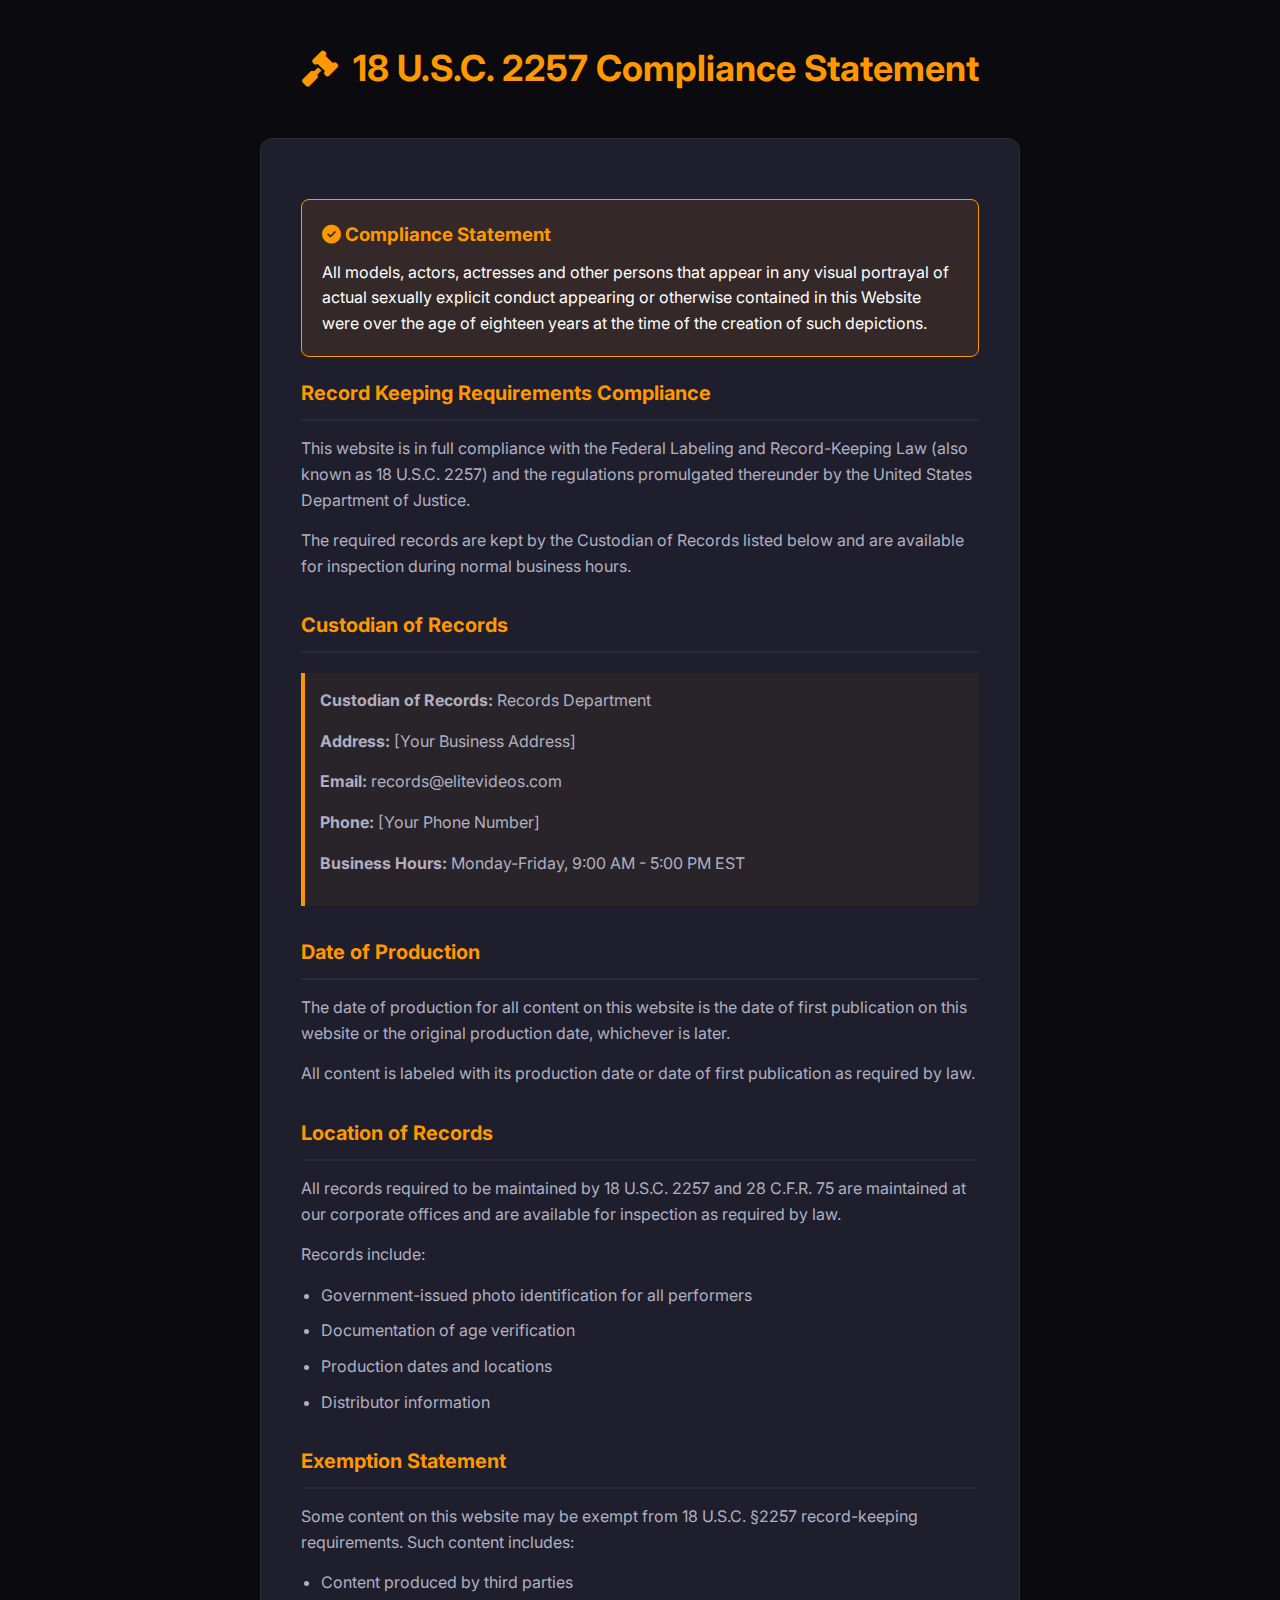
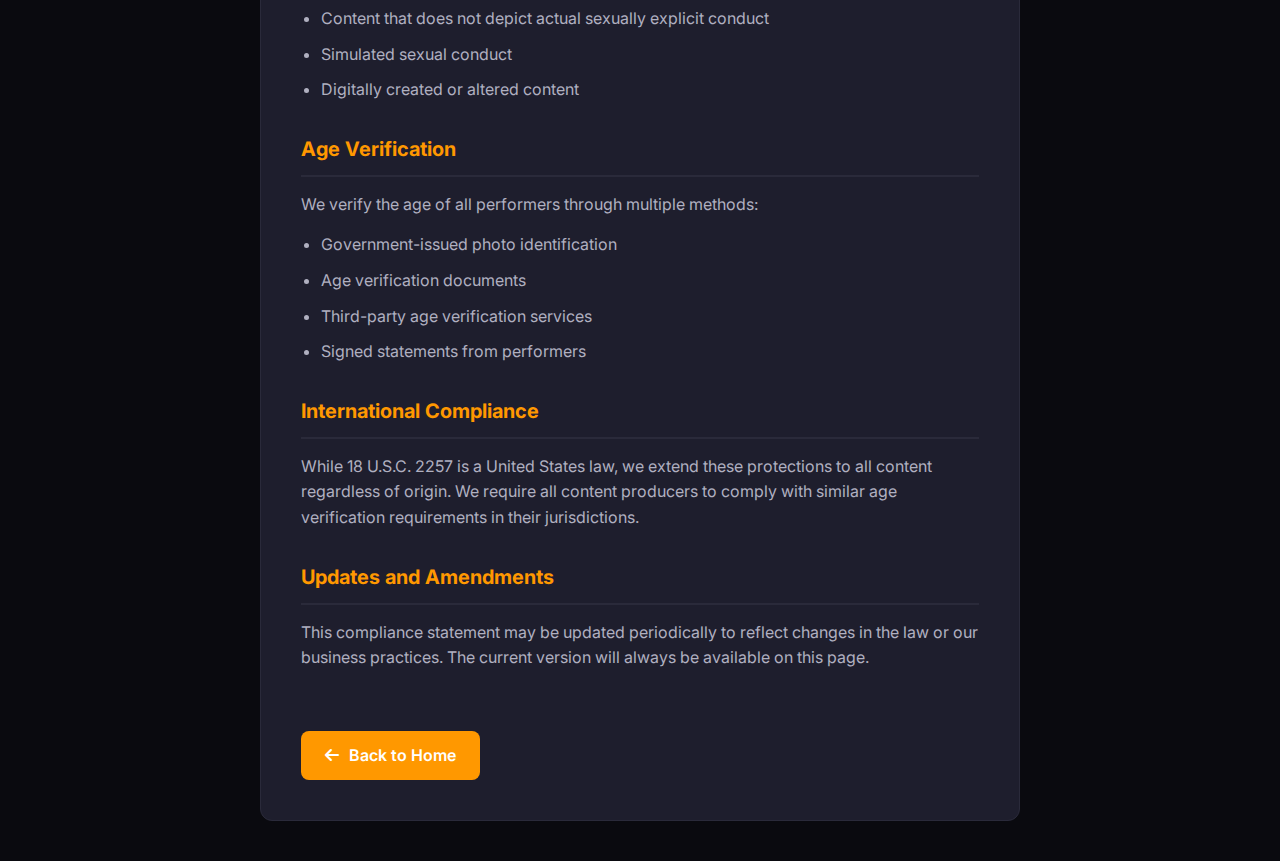
<file: 2257.html>
<!DOCTYPE html>
<html lang="en">
<head>
    <meta charset="UTF-8">
    <meta name="viewport" content="width=device-width, initial-scale=1.0">
    <title>18 U.S.C. 2257 Compliance - EliteVideos</title>
    
    <!-- SEO -->
    <meta name="description" content="18 U.S.C. 2257 Compliance Statement">
    <meta name="robots" content="index, follow">
    
    <!-- CSS & Fonts -->
    <link rel="stylesheet" href="https://cdnjs.cloudflare.com/ajax/libs/font-awesome/6.4.0/css/all.min.css">
    <link href="https://fonts.googleapis.com/css2?family=Inter:wght@300;400;500;600;700;800&display=swap" rel="stylesheet">
    
    <style>
        * {
            margin: 0;
            padding: 0;
            box-sizing: border-box;
        }
        
        body {
            font-family: 'Inter', sans-serif;
            line-height: 1.6;
            color: #ffffff;
            background: #0a0a0f;
            min-height: 100vh;
        }
        
        .legal-container {
            max-width: 800px;
            margin: 0 auto;
            padding: 40px 20px;
        }
        
        .legal-header {
            margin-bottom: 40px;
            text-align: center;
        }
        
        .legal-header h1 {
            color: #ff9800;
            font-size: 36px;
            margin-bottom: 10px;
            display: flex;
            align-items: center;
            justify-content: center;
            gap: 15px;
        }
        
        .legal-content {
            background: #1e1e2d;
            border-radius: 12px;
            padding: 40px;
            border: 1px solid #2a2a3a;
        }
        
        .section {
            margin-bottom: 30px;
        }
        
        .section h2 {
            color: #ff9800;
            font-size: 20px;
            margin-bottom: 15px;
            padding-bottom: 10px;
            border-bottom: 2px solid #2a2a3a;
        }
        
        .section p {
            margin-bottom: 15px;
            color: #b0b0c0;
        }
        
        .section ul {
            margin-left: 20px;
            margin-bottom: 15px;
            color: #b0b0c0;
        }
        
        .section li {
            margin-bottom: 10px;
        }
        
        .compliance-statement {
            background: rgba(255, 152, 0, 0.1);
            border: 1px solid #ff9800;
            padding: 20px;
            margin: 20px 0;
            border-radius: 8px;
        }
        
        .compliance-statement h3 {
            color: #ff9800;
            margin-bottom: 10px;
        }
        
        .custodian-info {
            background: rgba(255, 152, 0, 0.05);
            border-left: 4px solid #ff9800;
            padding: 15px;
            margin: 20px 0;
        }
        
        .back-button {
            display: inline-flex;
            align-items: center;
            gap: 10px;
            background: #ff9800;
            color: white;
            padding: 12px 24px;
            border-radius: 8px;
            text-decoration: none;
            font-weight: 600;
            margin-top: 30px;
            transition: 0.3s;
        }
        
        .back-button:hover {
            background: #cc7a00;
            transform: translateY(-2px);
        }
        
        @media (max-width: 768px) {
            .legal-container {
                padding: 20px 15px;
            }
            
            .legal-content {
                padding: 20px;
            }
            
            .legal-header h1 {
                font-size: 28px;
            }
        }
    </style>
</head>
<body>
    <div class="legal-container">
        <div class="legal-header">
            <h1><i class="fas fa-gavel"></i> 18 U.S.C. 2257 Compliance Statement</h1>
        </div>
        
        <div class="legal-content">
            <div class="compliance-statement">
                <h3><i class="fas fa-check-circle"></i> Compliance Statement</h3>
                <p>All models, actors, actresses and other persons that appear in any visual portrayal of actual sexually explicit conduct appearing or otherwise contained in this Website were over the age of eighteen years at the time of the creation of such depictions.</p>
            </div>
            
            <div class="section">
                <h2>Record Keeping Requirements Compliance</h2>
                <p>This website is in full compliance with the Federal Labeling and Record-Keeping Law (also known as 18 U.S.C. 2257) and the regulations promulgated thereunder by the United States Department of Justice.</p>
                <p>The required records are kept by the Custodian of Records listed below and are available for inspection during normal business hours.</p>
            </div>
            
            <div class="section">
                <h2>Custodian of Records</h2>
                <div class="custodian-info">
                    <p><strong>Custodian of Records:</strong> Records Department</p>
                    <p><strong>Address:</strong> [Your Business Address]</p>
                    <p><strong>Email:</strong> records@elitevideos.com</p>
                    <p><strong>Phone:</strong> [Your Phone Number]</p>
                    <p><strong>Business Hours:</strong> Monday-Friday, 9:00 AM - 5:00 PM EST</p>
                </div>
            </div>
            
            <div class="section">
                <h2>Date of Production</h2>
                <p>The date of production for all content on this website is the date of first publication on this website or the original production date, whichever is later.</p>
                <p>All content is labeled with its production date or date of first publication as required by law.</p>
            </div>
            
            <div class="section">
                <h2>Location of Records</h2>
                <p>All records required to be maintained by 18 U.S.C. 2257 and 28 C.F.R. 75 are maintained at our corporate offices and are available for inspection as required by law.</p>
                <p>Records include:</p>
                <ul>
                    <li>Government-issued photo identification for all performers</li>
                    <li>Documentation of age verification</li>
                    <li>Production dates and locations</li>
                    <li>Distributor information</li>
                </ul>
            </div>
            
            <div class="section">
                <h2>Exemption Statement</h2>
                <p>Some content on this website may be exempt from 18 U.S.C. §2257 record-keeping requirements. Such content includes:</p>
                <ul>
                    <li>Content produced by third parties</li>
                    <li>Content that does not depict actual sexually explicit conduct</li>
                    <li>Simulated sexual conduct</li>
                    <li>Digitally created or altered content</li>
                </ul>
            </div>
            
            <div class="section">
                <h2>Age Verification</h2>
                <p>We verify the age of all performers through multiple methods:</p>
                <ul>
                    <li>Government-issued photo identification</li>
                    <li>Age verification documents</li>
                    <li>Third-party age verification services</li>
                    <li>Signed statements from performers</li>
                </ul>
            </div>
            
            <div class="section">
                <h2>International Compliance</h2>
                <p>While 18 U.S.C. 2257 is a United States law, we extend these protections to all content regardless of origin. We require all content producers to comply with similar age verification requirements in their jurisdictions.</p>
            </div>
            
            <div class="section">
                <h2>Updates and Amendments</h2>
                <p>This compliance statement may be updated periodically to reflect changes in the law or our business practices. The current version will always be available on this page.</p>
            </div>
            
            <a href="/" class="back-button">
                <i class="fas fa-arrow-left"></i> Back to Home
            </a>
        </div>
    </div>
</body>
</html>
</file>
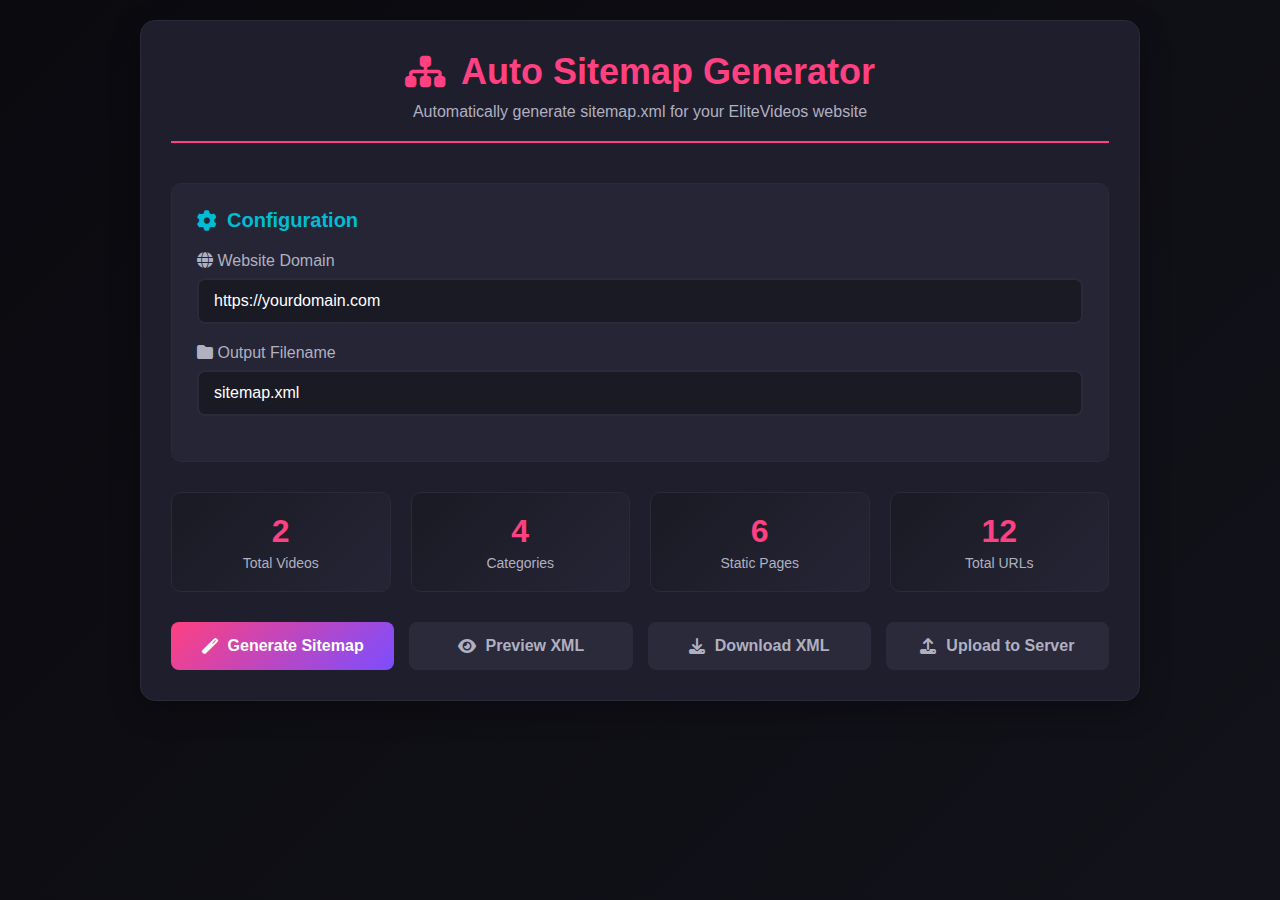
<file: auto-sitemap.html>
<!DOCTYPE html>
<html lang="en">
<head>
    <meta charset="UTF-8">
    <meta name="viewport" content="width=device-width, initial-scale=1.0">
    <title>Auto Sitemap Generator - EliteVideos</title>
    <link rel="stylesheet" href="https://cdnjs.cloudflare.com/ajax/libs/font-awesome/6.4.0/css/all.min.css">
    <style>
        * {
            margin: 0;
            padding: 0;
            box-sizing: border-box;
        }
        
        body {
            font-family: 'Segoe UI', Tahoma, Geneva, Verdana, sans-serif;
            background: linear-gradient(135deg, #0a0a0f, #12121a);
            color: #fff;
            min-height: 100vh;
            padding: 20px;
        }
        
        .container {
            max-width: 1000px;
            margin: 0 auto;
            background: #1e1e2d;
            border-radius: 15px;
            padding: 30px;
            box-shadow: 0 10px 30px rgba(0,0,0,0.3);
            border: 1px solid #2a2a3a;
        }
        
        .header {
            text-align: center;
            margin-bottom: 40px;
            padding-bottom: 20px;
            border-bottom: 2px solid #ff4081;
        }
        
        .header h1 {
            font-size: 36px;
            margin-bottom: 10px;
            color: #ff4081;
            display: flex;
            align-items: center;
            justify-content: center;
            gap: 15px;
        }
        
        .header p {
            color: #b0b0c0;
            font-size: 16px;
        }
        
        .config-section {
            background: #252536;
            border-radius: 10px;
            padding: 25px;
            margin-bottom: 30px;
            border: 1px solid #2a2a3a;
        }
        
        .section-title {
            color: #00bcd4;
            font-size: 20px;
            margin-bottom: 20px;
            display: flex;
            align-items: center;
            gap: 10px;
        }
        
        .form-group {
            margin-bottom: 20px;
        }
        
        .form-group label {
            display: block;
            margin-bottom: 8px;
            color: #b0b0c0;
            font-weight: 500;
        }
        
        .form-control {
            width: 100%;
            padding: 12px 15px;
            background: #1a1a24;
            border: 2px solid #2a2a3a;
            border-radius: 8px;
            color: #fff;
            font-size: 16px;
            transition: 0.3s;
        }
        
        .form-control:focus {
            outline: none;
            border-color: #ff4081;
            box-shadow: 0 0 0 3px rgba(255, 64, 129, 0.1);
        }
        
        .stats-grid {
            display: grid;
            grid-template-columns: repeat(auto-fit, minmax(200px, 1fr));
            gap: 20px;
            margin: 25px 0;
        }
        
        .stat-card {
            background: linear-gradient(135deg, #1a1a24, #252536);
            padding: 20px;
            border-radius: 10px;
            text-align: center;
            border: 1px solid #2a2a3a;
            transition: 0.3s;
        }
        
        .stat-card:hover {
            transform: translateY(-5px);
            border-color: #ff4081;
        }
        
        .stat-number {
            font-size: 32px;
            font-weight: bold;
            color: #ff4081;
            margin-bottom: 5px;
        }
        
        .stat-label {
            color: #b0b0c0;
            font-size: 14px;
        }
        
        .btn-group {
            display: flex;
            gap: 15px;
            margin-top: 30px;
            flex-wrap: wrap;
        }
        
        .btn {
            padding: 15px 30px;
            border-radius: 8px;
            border: none;
            font-size: 16px;
            font-weight: 600;
            cursor: pointer;
            transition: 0.3s;
            display: flex;
            align-items: center;
            gap: 10px;
            flex: 1;
            justify-content: center;
            min-width: 200px;
        }
        
        .btn-primary {
            background: linear-gradient(135deg, #ff4081, #7c4dff);
            color: white;
        }
        
        .btn-secondary {
            background: #2a2a3a;
            color: #b0b0c0;
        }
        
        .btn:hover {
            transform: translateY(-3px);
            box-shadow: 0 5px 20px rgba(0,0,0,0.3);
        }
        
        .btn-primary:hover {
            background: linear-gradient(135deg, #c60055, #5c2bff);
        }
        
        .btn-secondary:hover {
            background: #3a3a4a;
            color: white;
        }
        
        .preview-section {
            background: #252536;
            border-radius: 10px;
            padding: 25px;
            margin-top: 30px;
            border: 1px solid #2a2a3a;
            display: none;
        }
        
        .preview-section.active {
            display: block;
        }
        
        .preview-header {
            display: flex;
            justify-content: space-between;
            align-items: center;
            margin-bottom: 20px;
        }
        
        #previewContent {
            background: #1a1a24;
            border-radius: 8px;
            padding: 20px;
            max-height: 400px;
            overflow-y: auto;
            font-family: monospace;
            font-size: 12px;
            line-height: 1.5;
            color: #b0b0c0;
        }
        
        .notification {
            position: fixed;
            top: 20px;
            right: 20px;
            background: #4caf50;
            color: white;
            padding: 15px 25px;
            border-radius: 8px;
            display: flex;
            align-items: center;
            gap: 10px;
            box-shadow: 0 5px 15px rgba(0,0,0,0.3);
            display: none;
            z-index: 1000;
        }
        
        .notification.error {
            background: #f44336;
        }
        
        .notification.show {
            display: flex;
            animation: slideIn 0.3s ease;
        }
        
        @keyframes slideIn {
            from {
                transform: translateX(100%);
                opacity: 0;
            }
            to {
                transform: translateX(0);
                opacity: 1;
            }
        }
        
        @media (max-width: 768px) {
            .container {
                padding: 20px;
            }
            
            .btn-group {
                flex-direction: column;
            }
            
            .btn {
                min-width: 100%;
            }
            
            .stats-grid {
                grid-template-columns: 1fr;
            }
        }
    </style>
</head>
<body>
    <div class="container">
        <div class="header">
            <h1><i class="fas fa-sitemap"></i> Auto Sitemap Generator</h1>
            <p>Automatically generate sitemap.xml for your EliteVideos website</p>
        </div>
        
        <div class="config-section">
            <h2 class="section-title"><i class="fas fa-cog"></i> Configuration</h2>
            
            <div class="form-group">
                <label><i class="fas fa-globe"></i> Website Domain</label>
                <input type="text" id="domain" class="form-control" value="https://yourdomain.com" placeholder="https://yourdomain.com">
            </div>
            
            <div class="form-group">
                <label><i class="fas fa-folder"></i> Output Filename</label>
                <input type="text" id="filename" class="form-control" value="sitemap.xml">
            </div>
        </div>
        
        <div class="stats-grid" id="statsContainer">
            <!-- Stats will be loaded here -->
        </div>
        
        <div class="btn-group">
            <button class="btn btn-primary" id="generateBtn">
                <i class="fas fa-magic"></i> Generate Sitemap
            </button>
            <button class="btn btn-secondary" id="previewBtn">
                <i class="fas fa-eye"></i> Preview XML
            </button>
            <button class="btn btn-secondary" id="downloadBtn">
                <i class="fas fa-download"></i> Download XML
            </button>
            <button class="btn btn-secondary" id="uploadBtn">
                <i class="fas fa-upload"></i> Upload to Server
            </button>
        </div>
        
        <div class="preview-section" id="previewSection">
            <div class="preview-header">
                <h2 class="section-title"><i class="fas fa-code"></i> Sitemap Preview</h2>
                <button class="btn-secondary" style="padding: 8px 15px; font-size: 14px;" id="closePreview">
                    <i class="fas fa-times"></i> Close
                </button>
            </div>
            <pre id="previewContent"></pre>
        </div>
    </div>
    
    <div class="notification" id="notification">
        <i class="fas fa-check-circle"></i>
        <span id="notificationText">Sitemap generated successfully!</span>
    </div>

    <script>
        // Sample data (in real case, fetch from API)
        const sampleVideos = [
            { id: "1", title: "Premium HD Experience", description: "Experience the best in HD quality", thumbnail: "/assets/thumbnails/thumb1.jpg", embedUrl: "https://example.com/embed/video1", duration: 634, rating: 4.8, views: 12500, uploadDate: "2024-01-10", model: ["Lily Rose"] },
            { id: "2", title: "Trending Now", description: "Currently trending video", thumbnail: "/assets/thumbnails/thumb2.jpg", embedUrl: "https://example.com/embed/video2", duration: 452, rating: 4.5, views: 23400, uploadDate: "2024-01-12", model: ["Sophia Lee"] }
        ];
        
        const sampleCategories = [
            { id: "trending", name: "Trending Now" },
            { id: "new", name: "New Releases" },
            { id: "popular", name: "Most Popular" },
            { id: "hd", name: "HD Quality" }
        ];
        
        document.addEventListener('DOMContentLoaded', function() {
            loadStats();
            setupEventListeners();
        });
        
        function loadStats() {
            const statsContainer = document.getElementById('statsContainer');
            
            // In real case, fetch from API
            const stats = {
                videos: sampleVideos.length,
                categories: sampleCategories.length,
                pages: 6, // Home, Search, 4 legal pages
                total: sampleVideos.length + sampleCategories.length + 6
            };
            
            statsContainer.innerHTML = `
                <div class="stat-card">
                    <div class="stat-number">${stats.videos}</div>
                    <div class="stat-label">Total Videos</div>
                </div>
                <div class="stat-card">
                    <div class="stat-number">${stats.categories}</div>
                    <div class="stat-label">Categories</div>
                </div>
                <div class="stat-card">
                    <div class="stat-number">${stats.pages}</div>
                    <div class="stat-label">Static Pages</div>
                </div>
                <div class="stat-card">
                    <div class="stat-number">${stats.total}</div>
                    <div class="stat-label">Total URLs</div>
                </div>
            `;
        }
        
        function setupEventListeners() {
            // Generate Button
            document.getElementById('generateBtn').addEventListener('click', generateSitemap);
            
            // Preview Button
            document.getElementById('previewBtn').addEventListener('click', previewSitemap);
            
            // Download Button
            document.getElementById('downloadBtn').addEventListener('click', downloadSitemap);
            
            // Upload Button
            document.getElementById('uploadBtn').addEventListener('click', uploadSitemap);
            
            // Close Preview
            document.getElementById('closePreview').addEventListener('click', function() {
                document.getElementById('previewSection').classList.remove('active');
            });
        }
        
        function getCurrentDate() {
            return new Date().toISOString().split('T')[0];
        }
        
        function getExpirationDate(uploadDate) {
            const date = new Date(uploadDate);
            date.setFullYear(date.getFullYear() + 1);
            return date.toISOString().split('T')[0];
        }
        
        function generateSitemapXML(videos, categories, domain) {
            const currentDate = getCurrentDate();
            const legalPages = ['terms', 'privacy', 'dmca', '2257'];
            
            let xml = `<?xml version="1.0" encoding="UTF-8"?>\n`;
            xml += `<urlset xmlns="http://www.sitemaps.org/schemas/sitemap/0.9">\n\n`;
            
            // Homepage
            xml += `    <url>\n`;
            xml += `        <loc>${domain}/</loc>\n`;
            xml += `        <lastmod>${currentDate}</lastmod>\n`;
            xml += `        <changefreq>daily</changefreq>\n`;
            xml += `        <priority>1.0</priority>\n`;
            xml += `    </url>\n\n`;
            
            // Search
            xml += `    <url>\n`;
            xml += `        <loc>${domain}/search</loc>\n`;
            xml += `        <lastmod>${currentDate}</lastmod>\n`;
            xml += `        <changefreq>daily</changefreq>\n`;
            xml += `        <priority>0.8</priority>\n`;
            xml += `    </url>\n\n`;
            
            // Categories
            categories.forEach(cat => {
                xml += `    <url>\n`;
                xml += `        <loc>${domain}/category/${cat.id}</loc>\n`;
                xml += `        <lastmod>${currentDate}</lastmod>\n`;
                xml += `        <changefreq>daily</changefreq>\n`;
                xml += `        <priority>0.9</priority>\n`;
                xml += `    </url>\n`;
            });
            xml += `\n`;
            
            // Legal Pages
            legalPages.forEach(page => {
                xml += `    <url>\n`;
                xml += `        <loc>${domain}/${page}</loc>\n`;
                xml += `        <lastmod>${currentDate}</lastmod>\n`;
                xml += `        <changefreq>monthly</changefreq>\n`;
                xml += `        <priority>0.5</priority>\n`;
                xml += `    </url>\n`;
            });
            xml += `\n`;
            
            // Videos
            videos.forEach(video => {
                xml += `    <url>\n`;
                xml += `        <loc>${domain}/video/${video.id}</loc>\n`;
                xml += `        <lastmod>${video.uploadDate}</lastmod>\n`;
                xml += `        <changefreq>weekly</changefreq>\n`;
                xml += `        <priority>0.8</priority>\n`;
                xml += `    </url>\n`;
            });
            
            xml += `</urlset>`;
            
            return xml;
        }
        
        function generateSitemap() {
            const domain = document.getElementById('domain').value;
            const filename = document.getElementById('filename').value;
            
            if (!domain || !domain.startsWith('http')) {
                showNotification('Please enter a valid domain starting with http:// or https://', true);
                return;
            }
            
            // In real case, fetch actual data from your API
            const sitemapXML = generateSitemapXML(sampleVideos, sampleCategories, domain);
            
            // Create and download file
            const blob = new Blob([sitemapXML], { type: 'application/xml' });
            const url = URL.createObjectURL(blob);
            const a = document.createElement('a');
            a.href = url;
            a.download = filename;
            document.body.appendChild(a);
            a.click();
            document.body.removeChild(a);
            URL.revokeObjectURL(url);
            
            showNotification(`Sitemap generated and downloaded as ${filename}`);
        }
        
        function previewSitemap() {
            const domain = document.getElementById('domain').value;
            const sitemapXML = generateSitemapXML(sampleVideos, sampleCategories, domain);
            
            document.getElementById('previewContent').textContent = sitemapXML;
            document.getElementById('previewSection').classList.add('active');
        }
        
        function downloadSitemap() {
            generateSitemap(); // Same function for now
        }
        
        function uploadSitemap() {
            const domain = document.getElementById('domain').value;
            const filename = document.getElementById('filename').value;
            
            // In real case, this would upload to server via AJAX
            showNotification('Upload feature would work on actual server setup');
        }
        
        function showNotification(message, isError = false) {
            const notification = document.getElementById('notification');
            const text = document.getElementById('notificationText');
            
            text.textContent = message;
            notification.classList.remove('error');
            
            if (isError) {
                notification.classList.add('error');
            }
            
            notification.classList.add('show');
            
            setTimeout(() => {
                notification.classList.remove('show');
            }, 3000);
        }
    </script>
</body>
</html>
</file>
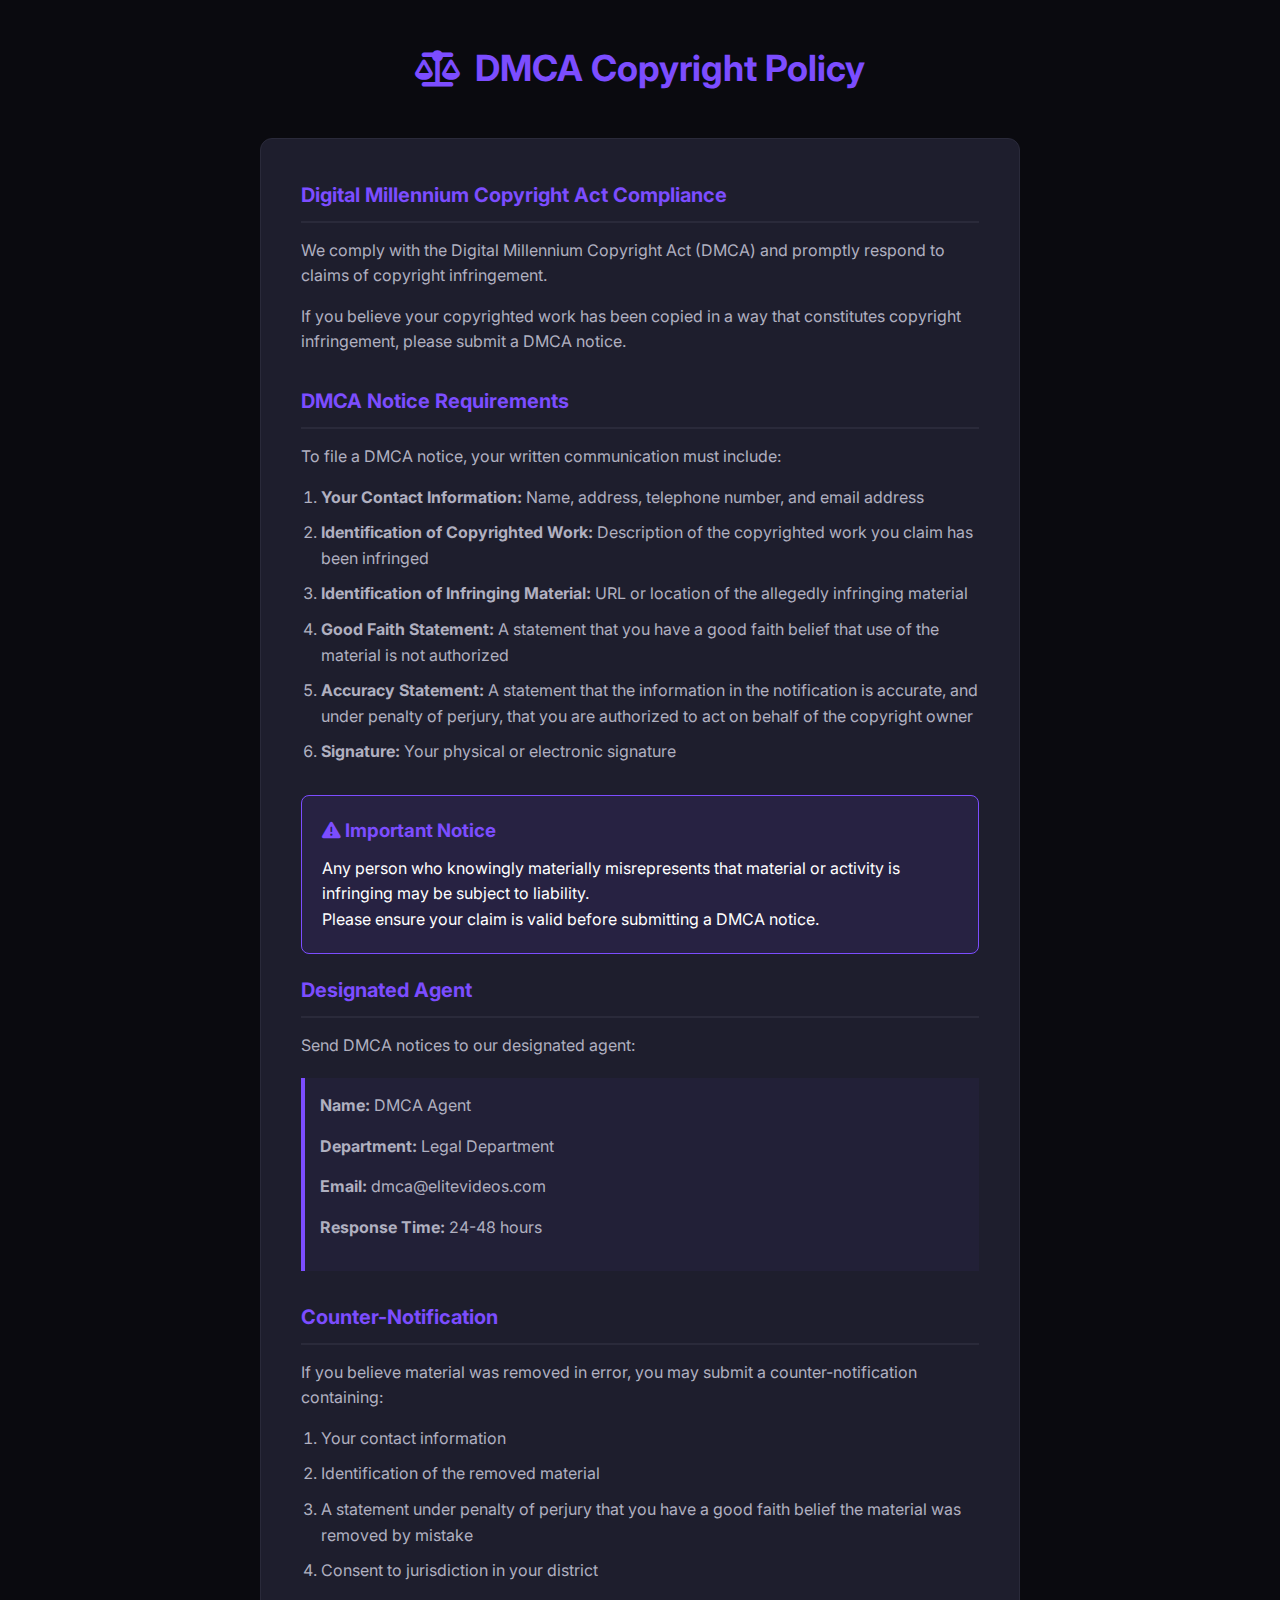
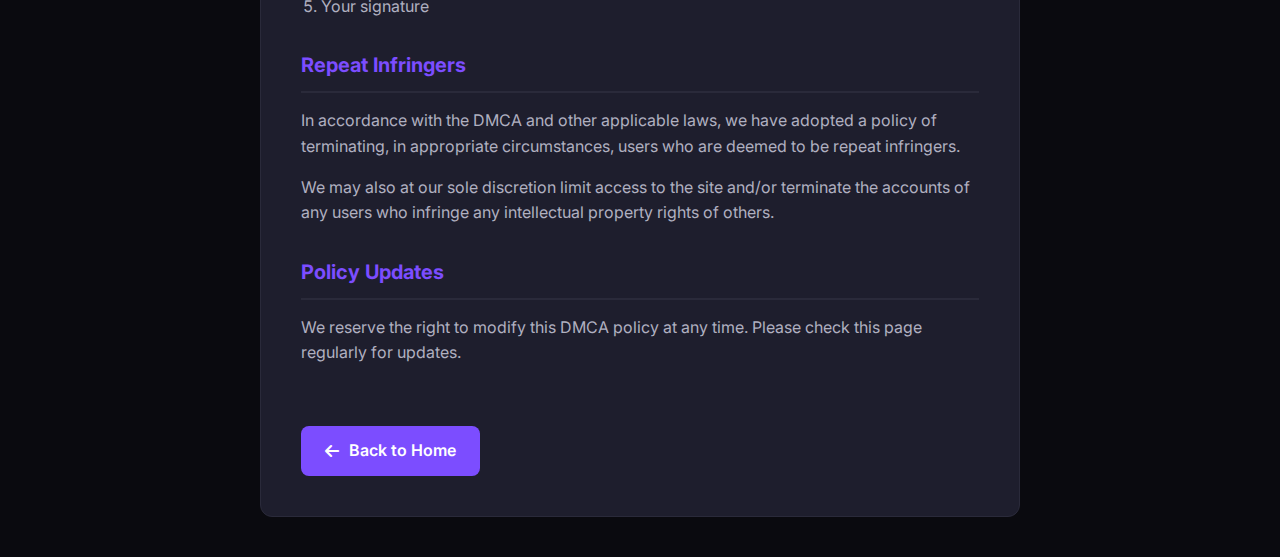
<file: dmca.html>
<!DOCTYPE html>
<html lang="en">
<head>
    <meta charset="UTF-8">
    <meta name="viewport" content="width=device-width, initial-scale=1.0">
    <title>DMCA Policy - EliteVideos</title>
    
    <!-- SEO -->
    <meta name="description" content="DMCA Copyright Policy for EliteVideos">
    <meta name="robots" content="index, follow">
    
    <!-- CSS & Fonts -->
    <link rel="stylesheet" href="https://cdnjs.cloudflare.com/ajax/libs/font-awesome/6.4.0/css/all.min.css">
    <link href="https://fonts.googleapis.com/css2?family=Inter:wght@300;400;500;600;700;800&display=swap" rel="stylesheet">
    
    <style>
        * {
            margin: 0;
            padding: 0;
            box-sizing: border-box;
        }
        
        body {
            font-family: 'Inter', sans-serif;
            line-height: 1.6;
            color: #ffffff;
            background: #0a0a0f;
            min-height: 100vh;
        }
        
        .legal-container {
            max-width: 800px;
            margin: 0 auto;
            padding: 40px 20px;
        }
        
        .legal-header {
            margin-bottom: 40px;
            text-align: center;
        }
        
        .legal-header h1 {
            color: #7c4dff;
            font-size: 36px;
            margin-bottom: 10px;
            display: flex;
            align-items: center;
            justify-content: center;
            gap: 15px;
        }
        
        .legal-content {
            background: #1e1e2d;
            border-radius: 12px;
            padding: 40px;
            border: 1px solid #2a2a3a;
        }
        
        .section {
            margin-bottom: 30px;
        }
        
        .section h2 {
            color: #7c4dff;
            font-size: 20px;
            margin-bottom: 15px;
            padding-bottom: 10px;
            border-bottom: 2px solid #2a2a3a;
        }
        
        .section p {
            margin-bottom: 15px;
            color: #b0b0c0;
        }
        
        .section ol, .section ul {
            margin-left: 20px;
            margin-bottom: 15px;
            color: #b0b0c0;
        }
        
        .section li {
            margin-bottom: 10px;
        }
        
        .notice-box {
            background: rgba(124, 77, 255, 0.1);
            border: 1px solid #7c4dff;
            padding: 20px;
            margin: 20px 0;
            border-radius: 8px;
        }
        
        .notice-box h3 {
            color: #7c4dff;
            margin-bottom: 10px;
        }
        
        .agent-info {
            background: rgba(124, 77, 255, 0.05);
            border-left: 4px solid #7c4dff;
            padding: 15px;
            margin: 20px 0;
        }
        
        .back-button {
            display: inline-flex;
            align-items: center;
            gap: 10px;
            background: #7c4dff;
            color: white;
            padding: 12px 24px;
            border-radius: 8px;
            text-decoration: none;
            font-weight: 600;
            margin-top: 30px;
            transition: 0.3s;
        }
        
        .back-button:hover {
            background: #5c2bff;
            transform: translateY(-2px);
        }
        
        @media (max-width: 768px) {
            .legal-container {
                padding: 20px 15px;
            }
            
            .legal-content {
                padding: 20px;
            }
            
            .legal-header h1 {
                font-size: 28px;
            }
        }
    </style>
</head>
<body>
    <div class="legal-container">
        <div class="legal-header">
            <h1><i class="fas fa-balance-scale"></i> DMCA Copyright Policy</h1>
        </div>
        
        <div class="legal-content">
            <div class="section">
                <h2>Digital Millennium Copyright Act Compliance</h2>
                <p>We comply with the Digital Millennium Copyright Act (DMCA) and promptly respond to claims of copyright infringement.</p>
                <p>If you believe your copyrighted work has been copied in a way that constitutes copyright infringement, please submit a DMCA notice.</p>
            </div>
            
            <div class="section">
                <h2>DMCA Notice Requirements</h2>
                <p>To file a DMCA notice, your written communication must include:</p>
                <ol>
                    <li><strong>Your Contact Information:</strong> Name, address, telephone number, and email address</li>
                    <li><strong>Identification of Copyrighted Work:</strong> Description of the copyrighted work you claim has been infringed</li>
                    <li><strong>Identification of Infringing Material:</strong> URL or location of the allegedly infringing material</li>
                    <li><strong>Good Faith Statement:</strong> A statement that you have a good faith belief that use of the material is not authorized</li>
                    <li><strong>Accuracy Statement:</strong> A statement that the information in the notification is accurate, and under penalty of perjury, that you are authorized to act on behalf of the copyright owner</li>
                    <li><strong>Signature:</strong> Your physical or electronic signature</li>
                </ol>
            </div>
            
            <div class="notice-box">
                <h3><i class="fas fa-exclamation-triangle"></i> Important Notice</h3>
                <p>Any person who knowingly materially misrepresents that material or activity is infringing may be subject to liability.</p>
                <p>Please ensure your claim is valid before submitting a DMCA notice.</p>
            </div>
            
            <div class="section">
                <h2>Designated Agent</h2>
                <p>Send DMCA notices to our designated agent:</p>
                <div class="agent-info">
                    <p><strong>Name:</strong> DMCA Agent</p>
                    <p><strong>Department:</strong> Legal Department</p>
                    <p><strong>Email:</strong> dmca@elitevideos.com</p>
                    <p><strong>Response Time:</strong> 24-48 hours</p>
                </div>
            </div>
            
            <div class="section">
                <h2>Counter-Notification</h2>
                <p>If you believe material was removed in error, you may submit a counter-notification containing:</p>
                <ol>
                    <li>Your contact information</li>
                    <li>Identification of the removed material</li>
                    <li>A statement under penalty of perjury that you have a good faith belief the material was removed by mistake</li>
                    <li>Consent to jurisdiction in your district</li>
                    <li>Your signature</li>
                </ol>
            </div>
            
            <div class="section">
                <h2>Repeat Infringers</h2>
                <p>In accordance with the DMCA and other applicable laws, we have adopted a policy of terminating, in appropriate circumstances, users who are deemed to be repeat infringers.</p>
                <p>We may also at our sole discretion limit access to the site and/or terminate the accounts of any users who infringe any intellectual property rights of others.</p>
            </div>
            
            <div class="section">
                <h2>Policy Updates</h2>
                <p>We reserve the right to modify this DMCA policy at any time. Please check this page regularly for updates.</p>
            </div>
            
            <a href="/" class="back-button">
                <i class="fas fa-arrow-left"></i> Back to Home
            </a>
        </div>
    </div>
</body>
</html>
</file>
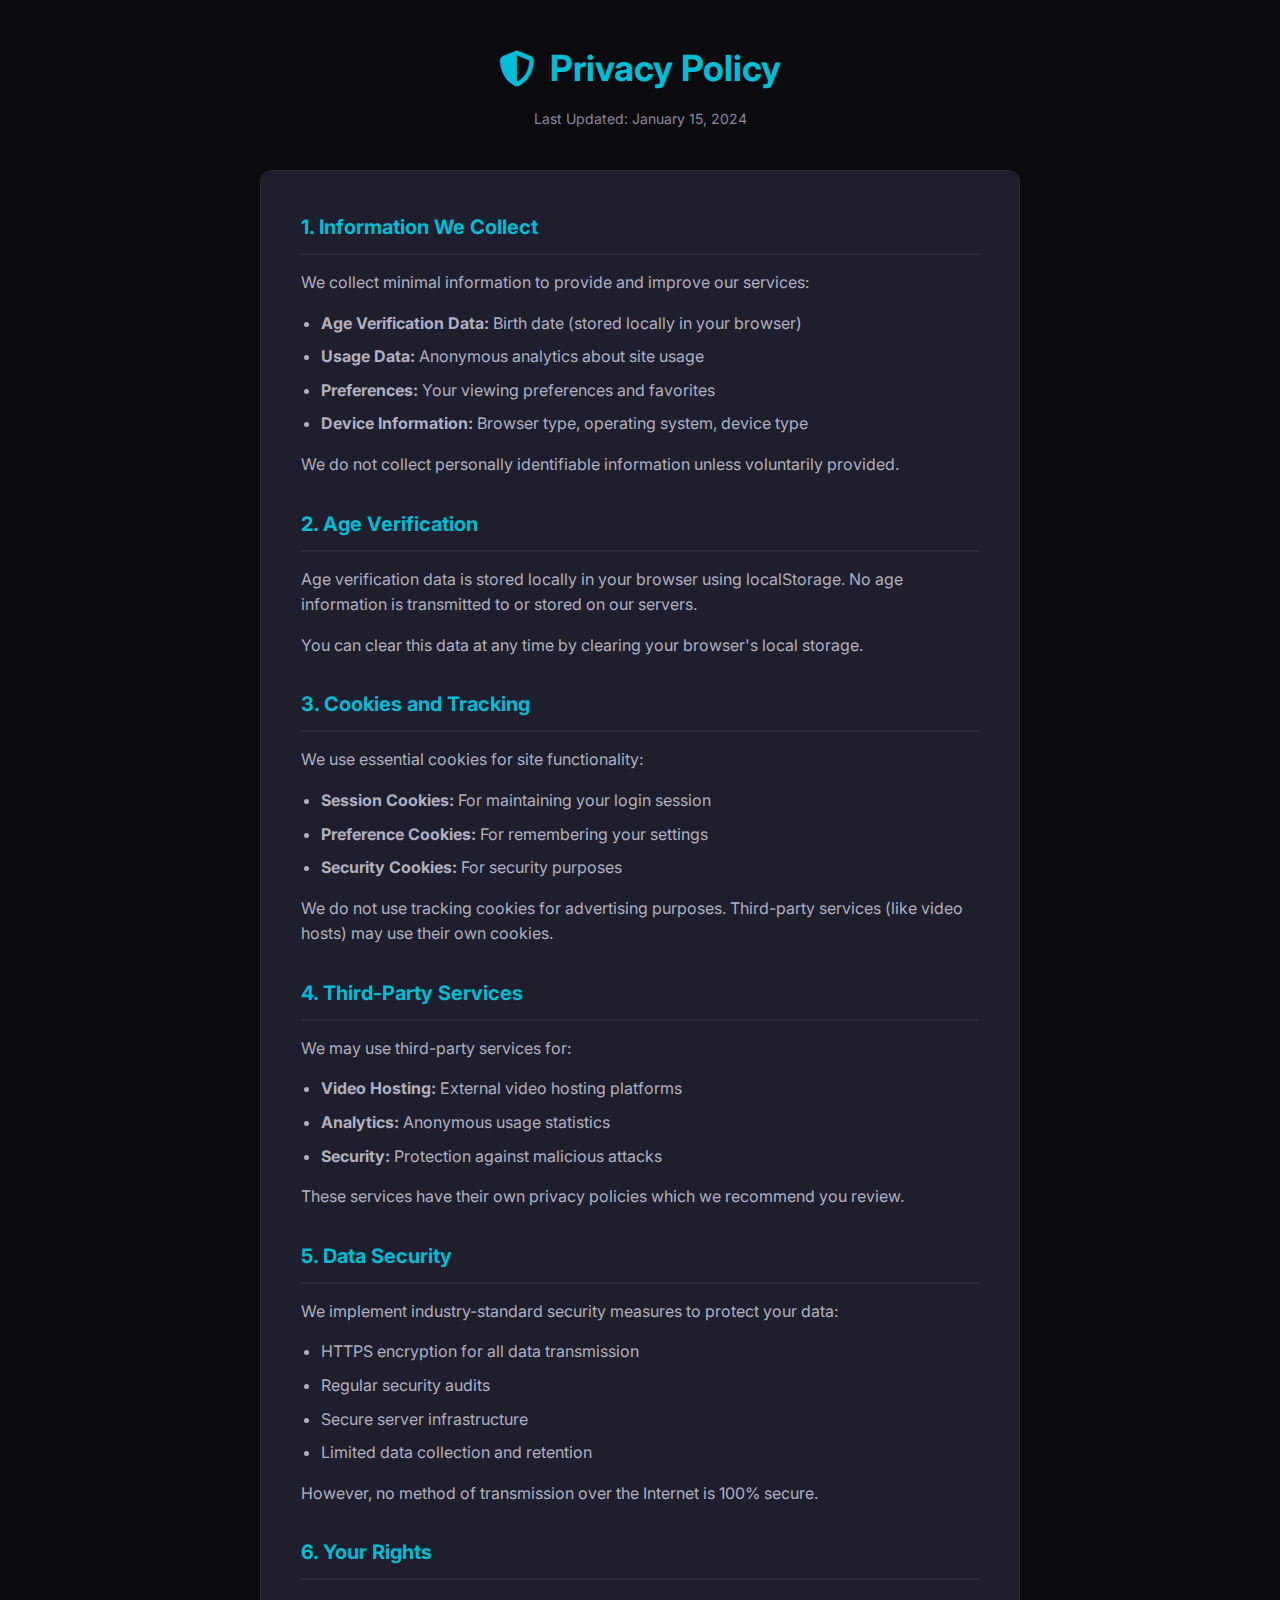
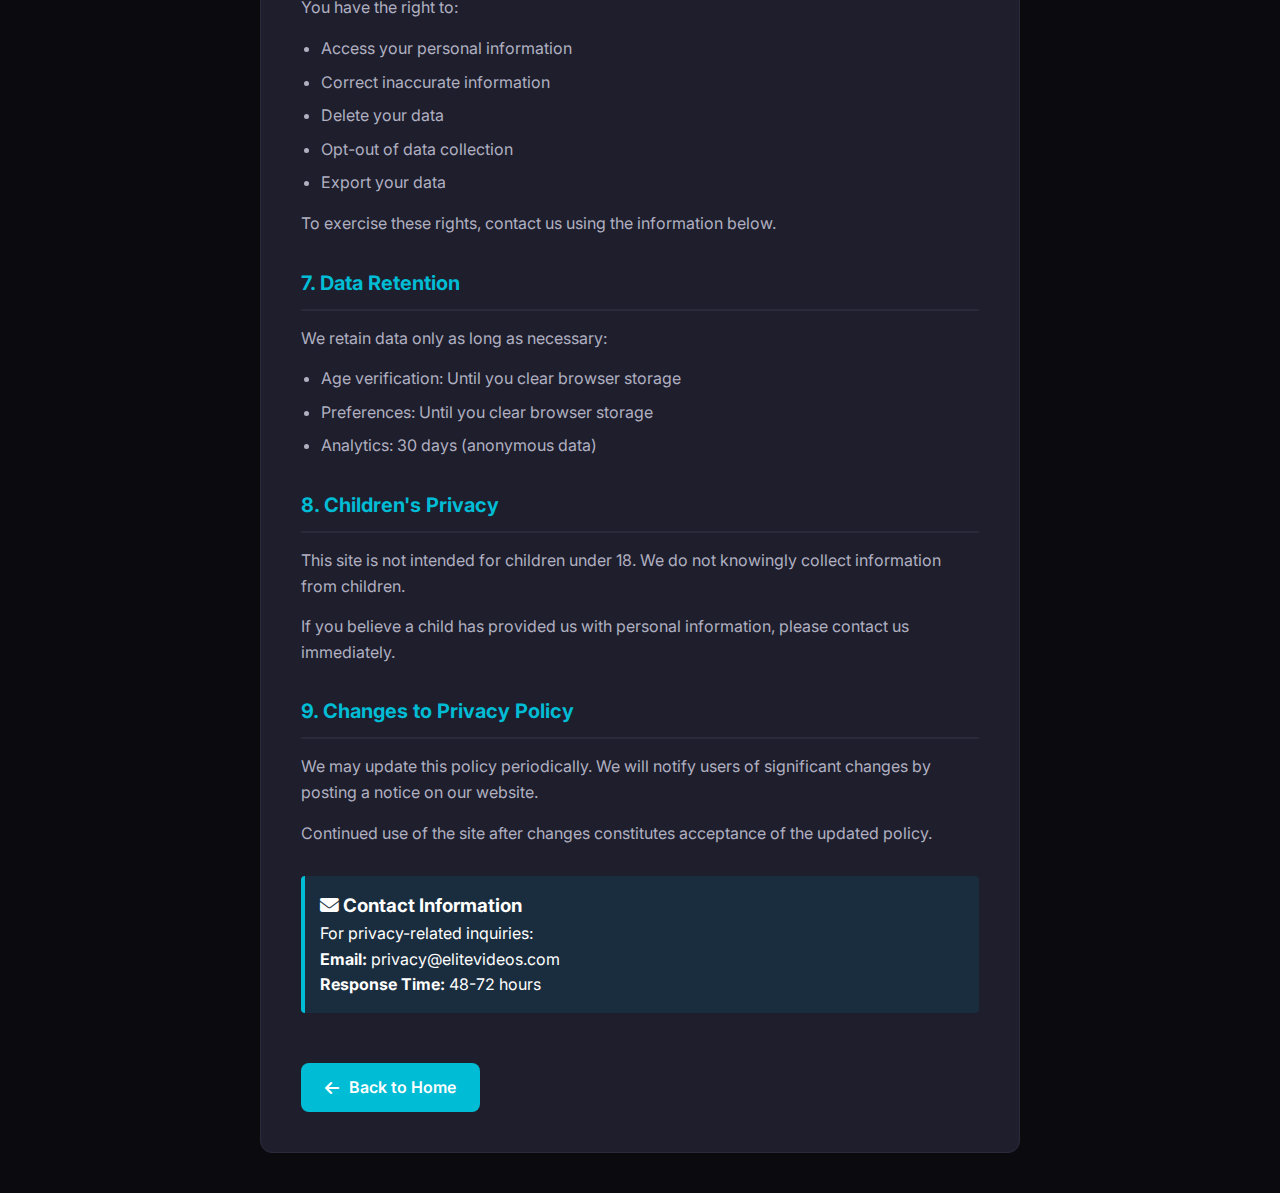
<file: privacy.html>
<!DOCTYPE html>
<html lang="en">
<head>
    <meta charset="UTF-8">
    <meta name="viewport" content="width=device-width, initial-scale=1.0">
    <title>Privacy Policy - EliteVideos</title>
    
    <!-- SEO -->
    <meta name="description" content="Privacy Policy for EliteVideos adult content platform">
    <meta name="robots" content="index, follow">
    
    <!-- CSS & Fonts -->
    <link rel="stylesheet" href="https://cdnjs.cloudflare.com/ajax/libs/font-awesome/6.4.0/css/all.min.css">
    <link href="https://fonts.googleapis.com/css2?family=Inter:wght@300;400;500;600;700;800&display=swap" rel="stylesheet">
    
    <style>
        * {
            margin: 0;
            padding: 0;
            box-sizing: border-box;
        }
        
        body {
            font-family: 'Inter', sans-serif;
            line-height: 1.6;
            color: #ffffff;
            background: #0a0a0f;
            min-height: 100vh;
        }
        
        .legal-container {
            max-width: 800px;
            margin: 0 auto;
            padding: 40px 20px;
        }
        
        .legal-header {
            margin-bottom: 40px;
            text-align: center;
        }
        
        .legal-header h1 {
            color: #00bcd4;
            font-size: 36px;
            margin-bottom: 10px;
            display: flex;
            align-items: center;
            justify-content: center;
            gap: 15px;
        }
        
        .last-updated {
            color: #8888a0;
            font-size: 14px;
        }
        
        .legal-content {
            background: #1e1e2d;
            border-radius: 12px;
            padding: 40px;
            border: 1px solid #2a2a3a;
        }
        
        .section {
            margin-bottom: 30px;
        }
        
        .section h2 {
            color: #00bcd4;
            font-size: 20px;
            margin-bottom: 15px;
            padding-bottom: 10px;
            border-bottom: 2px solid #2a2a3a;
        }
        
        .section p {
            margin-bottom: 15px;
            color: #b0b0c0;
        }
        
        .section ul {
            margin-left: 20px;
            margin-bottom: 15px;
            color: #b0b0c0;
        }
        
        .section li {
            margin-bottom: 8px;
        }
        
        .contact-info {
            background: rgba(0, 188, 212, 0.1);
            border-left: 4px solid #00bcd4;
            padding: 15px;
            margin: 20px 0;
            border-radius: 4px;
        }
        
        .back-button {
            display: inline-flex;
            align-items: center;
            gap: 10px;
            background: #00bcd4;
            color: white;
            padding: 12px 24px;
            border-radius: 8px;
            text-decoration: none;
            font-weight: 600;
            margin-top: 30px;
            transition: 0.3s;
        }
        
        .back-button:hover {
            background: #008ba3;
            transform: translateY(-2px);
        }
        
        @media (max-width: 768px) {
            .legal-container {
                padding: 20px 15px;
            }
            
            .legal-content {
                padding: 20px;
            }
            
            .legal-header h1 {
                font-size: 28px;
            }
        }
    </style>
</head>
<body>
    <div class="legal-container">
        <div class="legal-header">
            <h1><i class="fas fa-shield-alt"></i> Privacy Policy</h1>
            <p class="last-updated">Last Updated: January 15, 2024</p>
        </div>
        
        <div class="legal-content">
            <div class="section">
                <h2>1. Information We Collect</h2>
                <p>We collect minimal information to provide and improve our services:</p>
                <ul>
                    <li><strong>Age Verification Data:</strong> Birth date (stored locally in your browser)</li>
                    <li><strong>Usage Data:</strong> Anonymous analytics about site usage</li>
                    <li><strong>Preferences:</strong> Your viewing preferences and favorites</li>
                    <li><strong>Device Information:</strong> Browser type, operating system, device type</li>
                </ul>
                <p>We do not collect personally identifiable information unless voluntarily provided.</p>
            </div>
            
            <div class="section">
                <h2>2. Age Verification</h2>
                <p>Age verification data is stored locally in your browser using localStorage. No age information is transmitted to or stored on our servers.</p>
                <p>You can clear this data at any time by clearing your browser's local storage.</p>
            </div>
            
            <div class="section">
                <h2>3. Cookies and Tracking</h2>
                <p>We use essential cookies for site functionality:</p>
                <ul>
                    <li><strong>Session Cookies:</strong> For maintaining your login session</li>
                    <li><strong>Preference Cookies:</strong> For remembering your settings</li>
                    <li><strong>Security Cookies:</strong> For security purposes</li>
                </ul>
                <p>We do not use tracking cookies for advertising purposes. Third-party services (like video hosts) may use their own cookies.</p>
            </div>
            
            <div class="section">
                <h2>4. Third-Party Services</h2>
                <p>We may use third-party services for:</p>
                <ul>
                    <li><strong>Video Hosting:</strong> External video hosting platforms</li>
                    <li><strong>Analytics:</strong> Anonymous usage statistics</li>
                    <li><strong>Security:</strong> Protection against malicious attacks</li>
                </ul>
                <p>These services have their own privacy policies which we recommend you review.</p>
            </div>
            
            <div class="section">
                <h2>5. Data Security</h2>
                <p>We implement industry-standard security measures to protect your data:</p>
                <ul>
                    <li>HTTPS encryption for all data transmission</li>
                    <li>Regular security audits</li>
                    <li>Secure server infrastructure</li>
                    <li>Limited data collection and retention</li>
                </ul>
                <p>However, no method of transmission over the Internet is 100% secure.</p>
            </div>
            
            <div class="section">
                <h2>6. Your Rights</h2>
                <p>You have the right to:</p>
                <ul>
                    <li>Access your personal information</li>
                    <li>Correct inaccurate information</li>
                    <li>Delete your data</li>
                    <li>Opt-out of data collection</li>
                    <li>Export your data</li>
                </ul>
                <p>To exercise these rights, contact us using the information below.</p>
            </div>
            
            <div class="section">
                <h2>7. Data Retention</h2>
                <p>We retain data only as long as necessary:</p>
                <ul>
                    <li>Age verification: Until you clear browser storage</li>
                    <li>Preferences: Until you clear browser storage</li>
                    <li>Analytics: 30 days (anonymous data)</li>
                </ul>
            </div>
            
            <div class="section">
                <h2>8. Children's Privacy</h2>
                <p>This site is not intended for children under 18. We do not knowingly collect information from children.</p>
                <p>If you believe a child has provided us with personal information, please contact us immediately.</p>
            </div>
            
            <div class="section">
                <h2>9. Changes to Privacy Policy</h2>
                <p>We may update this policy periodically. We will notify users of significant changes by posting a notice on our website.</p>
                <p>Continued use of the site after changes constitutes acceptance of the updated policy.</p>
            </div>
            
            <div class="contact-info">
                <h3><i class="fas fa-envelope"></i> Contact Information</h3>
                <p>For privacy-related inquiries:</p>
                <p><strong>Email:</strong> privacy@elitevideos.com</p>
                <p><strong>Response Time:</strong> 48-72 hours</p>
            </div>
            
            <a href="/" class="back-button">
                <i class="fas fa-arrow-left"></i> Back to Home
            </a>
        </div>
    </div>
</body>
</html>
</file>
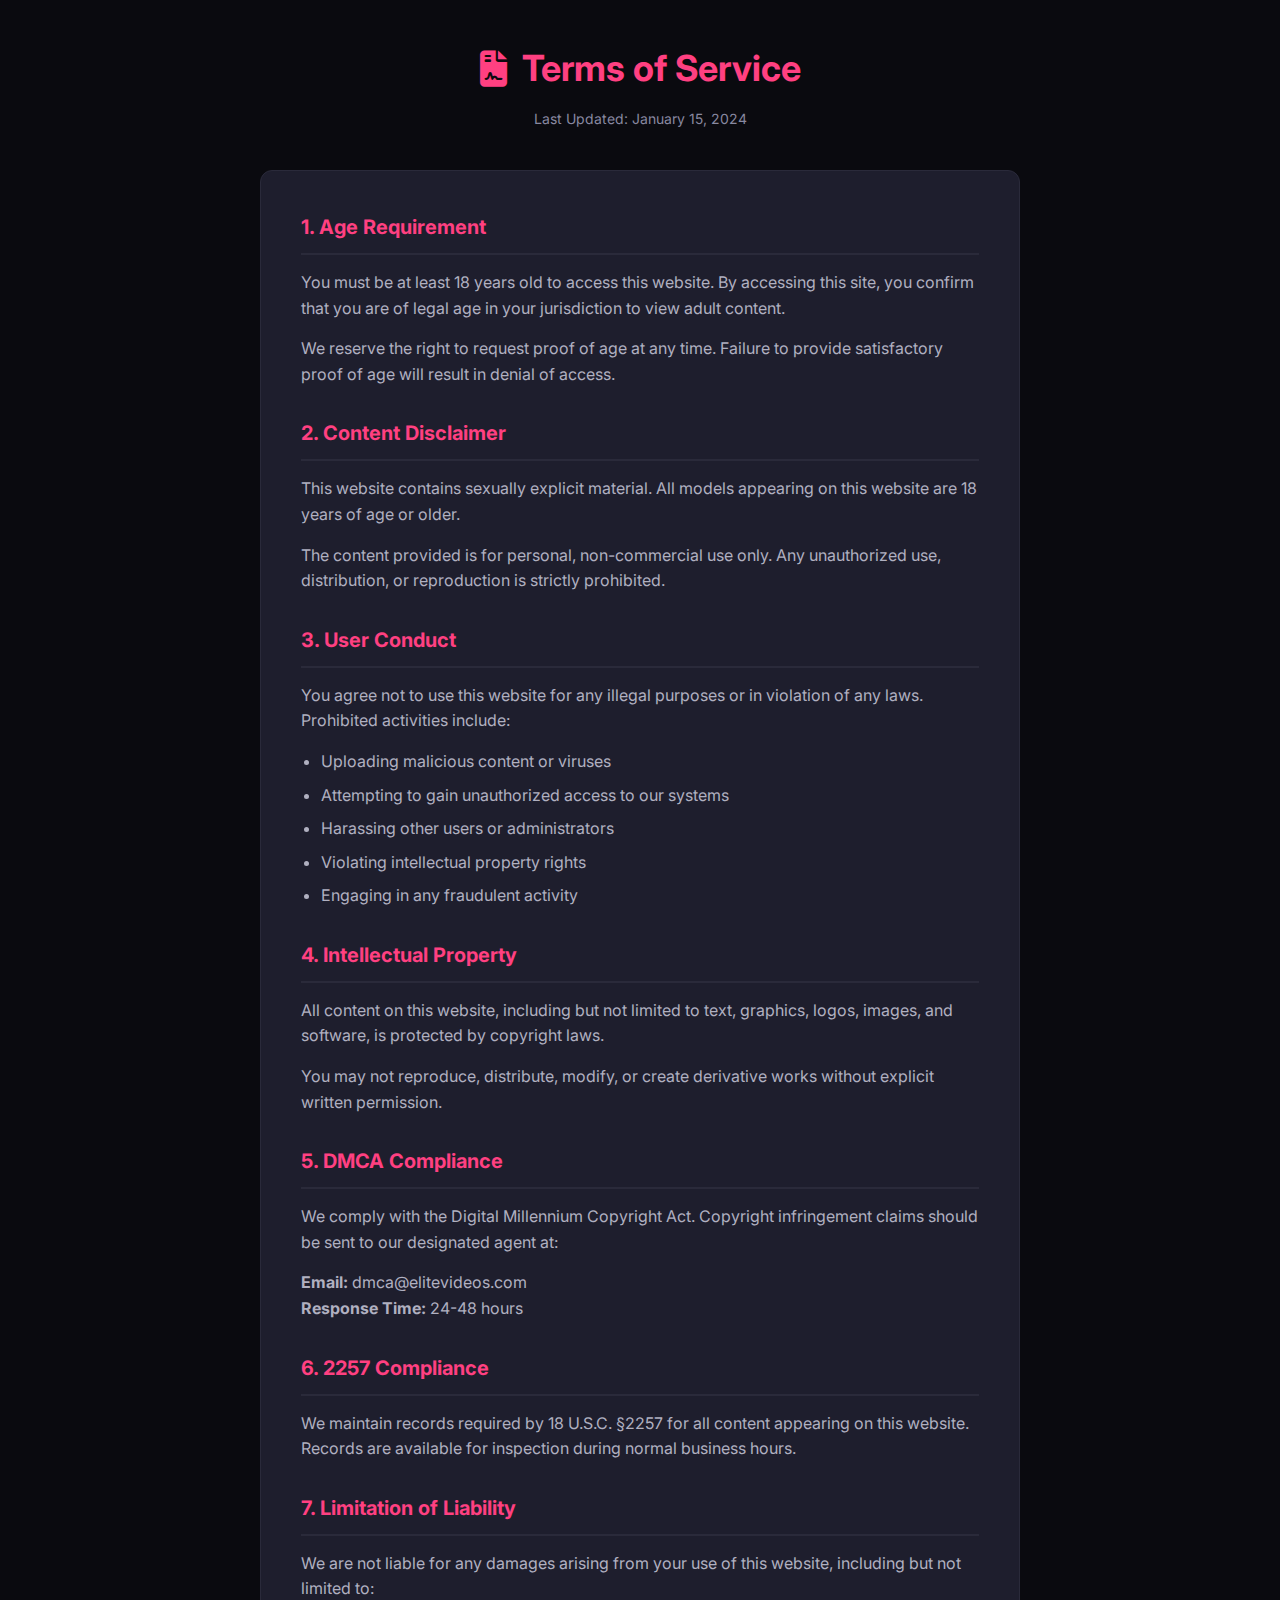
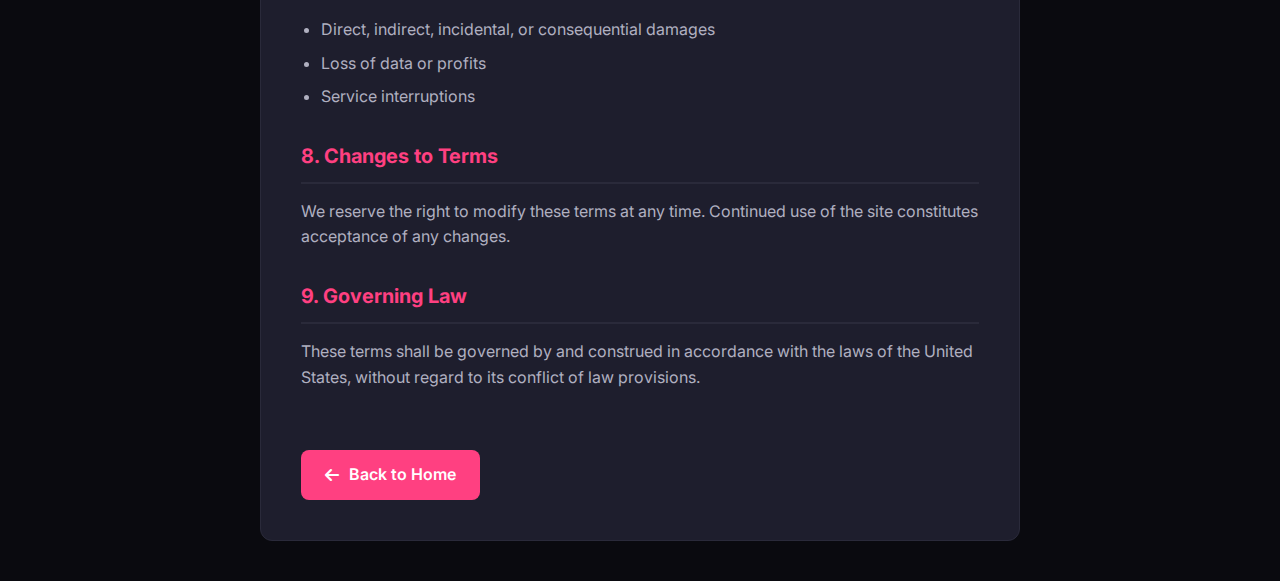
<file: terms.html>
<!DOCTYPE html>
<html lang="en">
<head>
    <meta charset="UTF-8">
    <meta name="viewport" content="width=device-width, initial-scale=1.0">
    <title>Terms of Service - EliteVideos</title>
    
    <!-- SEO -->
    <meta name="description" content="Terms of Service for EliteVideos adult content platform">
    <meta name="robots" content="index, follow">
    
    <!-- CSS & Fonts -->
    <link rel="stylesheet" href="https://cdnjs.cloudflare.com/ajax/libs/font-awesome/6.4.0/css/all.min.css">
    <link href="https://fonts.googleapis.com/css2?family=Inter:wght@300;400;500;600;700;800&display=swap" rel="stylesheet">
    
    <style>
        * {
            margin: 0;
            padding: 0;
            box-sizing: border-box;
        }
        
        body {
            font-family: 'Inter', sans-serif;
            line-height: 1.6;
            color: #ffffff;
            background: #0a0a0f;
            min-height: 100vh;
        }
        
        .legal-container {
            max-width: 800px;
            margin: 0 auto;
            padding: 40px 20px;
        }
        
        .legal-header {
            margin-bottom: 40px;
            text-align: center;
        }
        
        .legal-header h1 {
            color: #ff4081;
            font-size: 36px;
            margin-bottom: 10px;
            display: flex;
            align-items: center;
            justify-content: center;
            gap: 15px;
        }
        
        .last-updated {
            color: #8888a0;
            font-size: 14px;
        }
        
        .legal-content {
            background: #1e1e2d;
            border-radius: 12px;
            padding: 40px;
            border: 1px solid #2a2a3a;
        }
        
        .section {
            margin-bottom: 30px;
        }
        
        .section h2 {
            color: #ff4081;
            font-size: 20px;
            margin-bottom: 15px;
            padding-bottom: 10px;
            border-bottom: 2px solid #2a2a3a;
        }
        
        .section p {
            margin-bottom: 15px;
            color: #b0b0c0;
        }
        
        .section ul {
            margin-left: 20px;
            margin-bottom: 15px;
            color: #b0b0c0;
        }
        
        .section li {
            margin-bottom: 8px;
        }
        
        .back-button {
            display: inline-flex;
            align-items: center;
            gap: 10px;
            background: #ff4081;
            color: white;
            padding: 12px 24px;
            border-radius: 8px;
            text-decoration: none;
            font-weight: 600;
            margin-top: 30px;
            transition: 0.3s;
        }
        
        .back-button:hover {
            background: #c60055;
            transform: translateY(-2px);
        }
        
        @media (max-width: 768px) {
            .legal-container {
                padding: 20px 15px;
            }
            
            .legal-content {
                padding: 20px;
            }
            
            .legal-header h1 {
                font-size: 28px;
            }
        }
    </style>
</head>
<body>
    <div class="legal-container">
        <div class="legal-header">
            <h1><i class="fas fa-file-contract"></i> Terms of Service</h1>
            <p class="last-updated">Last Updated: January 15, 2024</p>
        </div>
        
        <div class="legal-content">
            <div class="section">
                <h2>1. Age Requirement</h2>
                <p>You must be at least 18 years old to access this website. By accessing this site, you confirm that you are of legal age in your jurisdiction to view adult content.</p>
                <p>We reserve the right to request proof of age at any time. Failure to provide satisfactory proof of age will result in denial of access.</p>
            </div>
            
            <div class="section">
                <h2>2. Content Disclaimer</h2>
                <p>This website contains sexually explicit material. All models appearing on this website are 18 years of age or older.</p>
                <p>The content provided is for personal, non-commercial use only. Any unauthorized use, distribution, or reproduction is strictly prohibited.</p>
            </div>
            
            <div class="section">
                <h2>3. User Conduct</h2>
                <p>You agree not to use this website for any illegal purposes or in violation of any laws. Prohibited activities include:</p>
                <ul>
                    <li>Uploading malicious content or viruses</li>
                    <li>Attempting to gain unauthorized access to our systems</li>
                    <li>Harassing other users or administrators</li>
                    <li>Violating intellectual property rights</li>
                    <li>Engaging in any fraudulent activity</li>
                </ul>
            </div>
            
            <div class="section">
                <h2>4. Intellectual Property</h2>
                <p>All content on this website, including but not limited to text, graphics, logos, images, and software, is protected by copyright laws.</p>
                <p>You may not reproduce, distribute, modify, or create derivative works without explicit written permission.</p>
            </div>
            
            <div class="section">
                <h2>5. DMCA Compliance</h2>
                <p>We comply with the Digital Millennium Copyright Act. Copyright infringement claims should be sent to our designated agent at:</p>
                <p><strong>Email:</strong> dmca@elitevideos.com<br>
                <strong>Response Time:</strong> 24-48 hours</p>
            </div>
            
            <div class="section">
                <h2>6. 2257 Compliance</h2>
                <p>We maintain records required by 18 U.S.C. §2257 for all content appearing on this website. Records are available for inspection during normal business hours.</p>
            </div>
            
            <div class="section">
                <h2>7. Limitation of Liability</h2>
                <p>We are not liable for any damages arising from your use of this website, including but not limited to:</p>
                <ul>
                    <li>Direct, indirect, incidental, or consequential damages</li>
                    <li>Loss of data or profits</li>
                    <li>Service interruptions</li>
                </ul>
            </div>
            
            <div class="section">
                <h2>8. Changes to Terms</h2>
                <p>We reserve the right to modify these terms at any time. Continued use of the site constitutes acceptance of any changes.</p>
            </div>
            
            <div class="section">
                <h2>9. Governing Law</h2>
                <p>These terms shall be governed by and construed in accordance with the laws of the United States, without regard to its conflict of law provisions.</p>
            </div>
            
            <a href="/" class="back-button">
                <i class="fas fa-arrow-left"></i> Back to Home
            </a>
        </div>
    </div>
</body>
</html>
</file>
